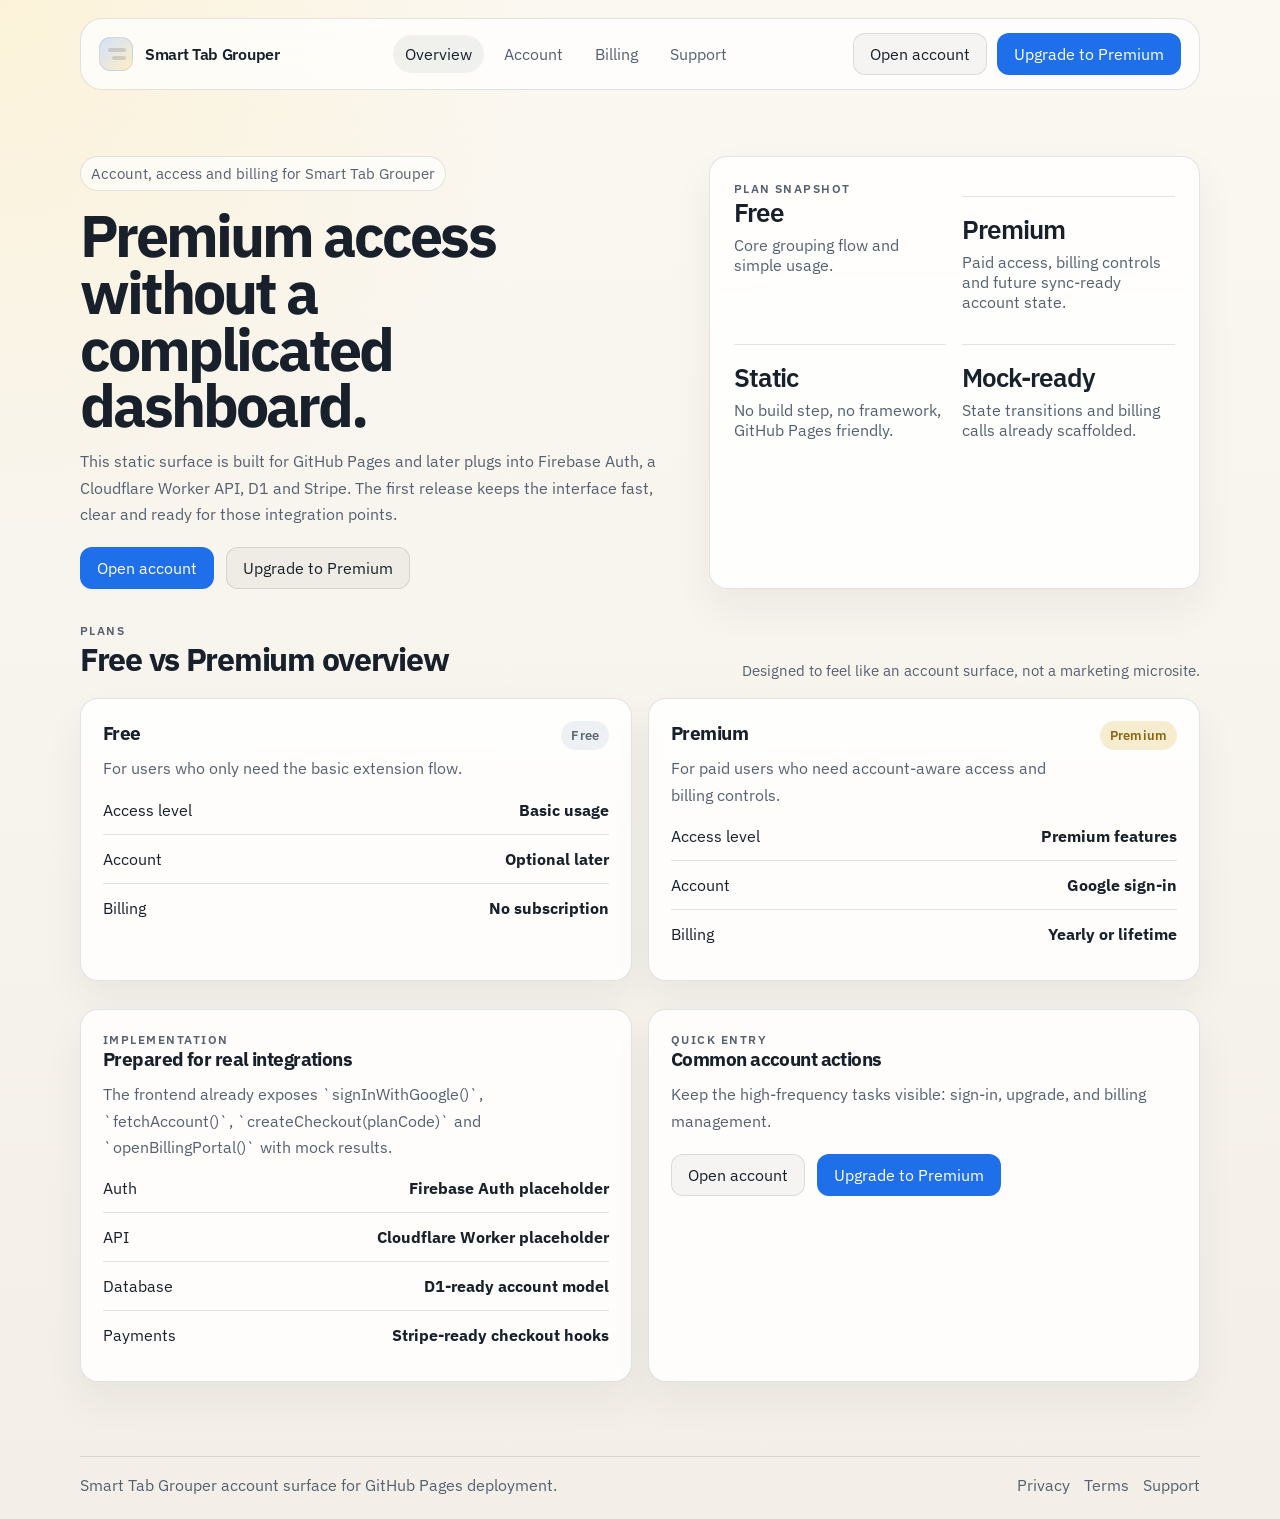
<file: docs/index.html>
<!DOCTYPE html>
<html lang="en">
  <head>
    <meta charset="UTF-8" />
    <meta name="viewport" content="width=device-width, initial-scale=1.0" />
    <title>Smart Tab Grouper | Account & Billing</title>
    <meta
      name="description"
      content="Account and billing surface for Smart Tab Grouper. Compare free and premium plans and open your account."
    />
    <link rel="preconnect" href="https://fonts.googleapis.com" />
    <link rel="preconnect" href="https://fonts.gstatic.com" crossorigin />
    <link
      href="https://fonts.googleapis.com/css2?family=IBM+Plex+Sans:wght@400;500;600;700&display=swap"
      rel="stylesheet"
    />
    <link rel="stylesheet" href="styles.css" />
    <script defer src="app.js"></script>
  </head>
  <body data-page="index">
    <div class="site-shell">
      <div data-site-header></div>
      <main class="main-content">
        <section class="hero">
          <div>
            <div class="eyebrow">Account, access and billing for Smart Tab Grouper</div>
            <h1>Premium access without a complicated dashboard.</h1>
            <p>
              This static surface is built for GitHub Pages and later plugs into Firebase Auth,
              a Cloudflare Worker API, D1 and Stripe. The first release keeps the interface fast,
              clear and ready for those integration points.
            </p>
            <div class="hero-actions">
              <a class="button button-primary" href="account.html">Open account</a>
              <a class="button button-secondary" href="billing.html">Upgrade to Premium</a>
            </div>
          </div>
          <aside class="hero-panel">
            <div class="kicker">Plan snapshot</div>
            <div class="hero-panel-grid">
              <div class="metric">
                <span class="metric-value">Free</span>
                <span class="metric-label">Core grouping flow and simple usage.</span>
              </div>
              <div class="metric">
                <span class="metric-value">Premium</span>
                <span class="metric-label">Paid access, billing controls and future sync-ready account state.</span>
              </div>
              <div class="metric">
                <span class="metric-value">Static</span>
                <span class="metric-label">No build step, no framework, GitHub Pages friendly.</span>
              </div>
              <div class="metric">
                <span class="metric-value">Mock-ready</span>
                <span class="metric-label">State transitions and billing calls already scaffolded.</span>
              </div>
            </div>
          </aside>
        </section>

        <section class="page-section">
          <div class="section-heading">
            <div>
              <div class="kicker">Plans</div>
              <h2>Free vs Premium overview</h2>
            </div>
            <div class="muted-note">Designed to feel like an account surface, not a marketing microsite.</div>
          </div>
          <div class="cards-grid">
            <article class="section-card">
              <div class="pricing-head">
                <div>
                  <h3>Free</h3>
                  <p class="card-copy">For users who only need the basic extension flow.</p>
                </div>
                <span class="badge badge-free">Free</span>
              </div>
              <div class="list">
                <div class="list-row">
                  <span>Access level</span>
                  <strong>Basic usage</strong>
                </div>
                <div class="list-row">
                  <span>Account</span>
                  <strong>Optional later</strong>
                </div>
                <div class="list-row">
                  <span>Billing</span>
                  <strong>No subscription</strong>
                </div>
              </div>
            </article>
            <article class="section-card">
              <div class="pricing-head">
                <div>
                  <h3>Premium</h3>
                  <p class="card-copy">For paid users who need account-aware access and billing controls.</p>
                </div>
                <span class="badge badge-premium">Premium</span>
              </div>
              <div class="list">
                <div class="list-row">
                  <span>Access level</span>
                  <strong>Premium features</strong>
                </div>
                <div class="list-row">
                  <span>Account</span>
                  <strong>Google sign-in</strong>
                </div>
                <div class="list-row">
                  <span>Billing</span>
                  <strong>Yearly or lifetime</strong>
                </div>
              </div>
            </article>
          </div>
        </section>

        <section class="page-section">
          <div class="details-grid">
            <article class="section-card">
              <div class="kicker">Implementation</div>
              <h3>Prepared for real integrations</h3>
              <p class="card-copy">
                The frontend already exposes `signInWithGoogle()`, `fetchAccount()`,
                `createCheckout(planCode)` and `openBillingPortal()` with mock results.
              </p>
              <div class="list">
                <div class="list-row">
                  <span>Auth</span>
                  <strong>Firebase Auth placeholder</strong>
                </div>
                <div class="list-row">
                  <span>API</span>
                  <strong>Cloudflare Worker placeholder</strong>
                </div>
                <div class="list-row">
                  <span>Database</span>
                  <strong>D1-ready account model</strong>
                </div>
                <div class="list-row">
                  <span>Payments</span>
                  <strong>Stripe-ready checkout hooks</strong>
                </div>
              </div>
            </article>
            <article class="section-card">
              <div class="kicker">Quick entry</div>
              <h3>Common account actions</h3>
              <p class="card-copy">
                Keep the high-frequency tasks visible: sign-in, upgrade, and billing management.
              </p>
              <div class="split-actions">
                <a class="button button-secondary" href="account.html">Open account</a>
                <a class="button button-primary" href="billing.html">Upgrade to Premium</a>
              </div>
            </article>
          </div>
        </section>
      </main>
      <div data-site-footer></div>
    </div>
  </body>
</html>
</file>
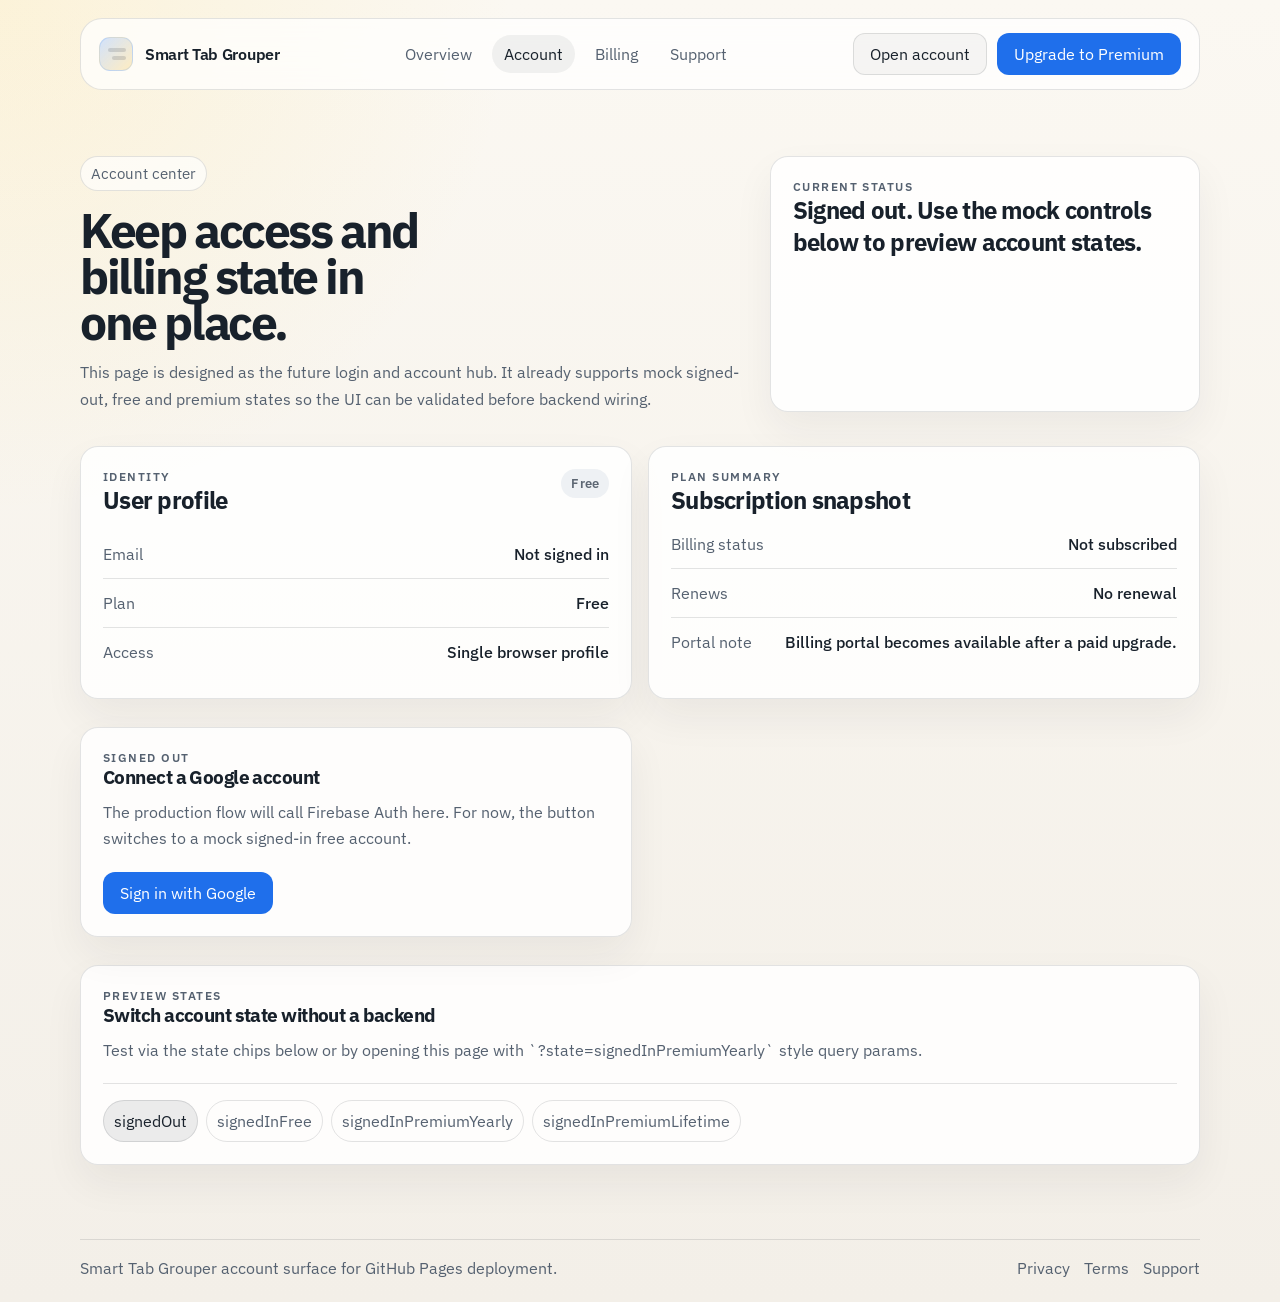
<file: docs/account.html>
<!DOCTYPE html>
<html lang="en">
  <head>
    <meta charset="UTF-8" />
    <meta name="viewport" content="width=device-width, initial-scale=1.0" />
    <title>Account | Smart Tab Grouper</title>
    <meta
      name="description"
      content="Manage account access for Smart Tab Grouper with mock states for signed out, free and premium users."
    />
    <link rel="preconnect" href="https://fonts.googleapis.com" />
    <link rel="preconnect" href="https://fonts.gstatic.com" crossorigin />
    <link
      href="https://fonts.googleapis.com/css2?family=IBM+Plex+Sans:wght@400;500;600;700&display=swap"
      rel="stylesheet"
    />
    <link rel="stylesheet" href="styles.css" />
    <script defer src="app.js"></script>
  </head>
  <body data-page="account">
    <div class="site-shell">
      <div data-site-header></div>
      <main class="main-content">
        <section class="page-intro">
          <div>
            <div class="eyebrow">Account center</div>
            <h1>Keep access and billing state in one place.</h1>
            <p>
              This page is designed as the future login and account hub. It already supports mock
              signed-out, free and premium states so the UI can be validated before backend wiring.
            </p>
          </div>
          <div class="status-panel">
            <div class="kicker">Current status</div>
            <h2 data-account-message>Loading account state...</h2>
            <div class="status-banner hidden" data-runtime-message></div>
          </div>
        </section>

        <section class="page-section">
          <div class="details-grid">
            <article class="status-panel">
              <div class="pricing-head">
                <div>
                  <div class="kicker">Identity</div>
                  <h2>User profile</h2>
                </div>
                <span class="badge badge-free" data-account-badge>Free</span>
              </div>
              <div class="list">
                <div class="detail-row">
                  <span class="detail-key">Email</span>
                  <span class="detail-value" data-account-email>Not signed in</span>
                </div>
                <div class="detail-row">
                  <span class="detail-key">Plan</span>
                  <span class="detail-value" data-account-plan>Free</span>
                </div>
                <div class="detail-row">
                  <span class="detail-key">Access</span>
                  <span class="detail-value" data-account-seat>Free features only</span>
                </div>
              </div>
            </article>

            <article class="status-panel">
              <div class="kicker">Plan summary</div>
              <h2>Subscription snapshot</h2>
              <div class="list">
                <div class="detail-row">
                  <span class="detail-key">Billing status</span>
                  <span class="detail-value" data-account-status>No active subscription</span>
                </div>
                <div class="detail-row">
                  <span class="detail-key">Renews</span>
                  <span class="detail-value" data-account-renews>No renewal</span>
                </div>
                <div class="detail-row">
                  <span class="detail-key">Portal note</span>
                  <span class="detail-value" data-account-hint>Billing portal becomes available after a paid upgrade.</span>
                </div>
              </div>
            </article>
          </div>
        </section>

        <section class="page-section">
          <div class="cards-grid">
            <article class="section-card" data-signed-out-only>
              <div class="kicker">Signed out</div>
              <h3>Connect a Google account</h3>
              <p class="card-copy">
                The production flow will call Firebase Auth here. For now, the button switches to a
                mock signed-in free account.
              </p>
              <div class="split-actions">
                <button class="button button-primary" data-action="sign-in">Sign in with Google</button>
              </div>
            </article>

            <article class="section-card" data-signed-in-only>
              <div class="kicker">Signed in</div>
              <h3>Open billing controls</h3>
              <p class="card-copy">
                Use the billing page for plan upgrades or portal access. The billing CTA is wired to
                the mock portal placeholder in `app.js`.
              </p>
              <div class="split-actions">
                <a class="button button-secondary" href="billing.html">View plans</a>
                <button class="button button-primary" data-action="billing-portal">Open billing</button>
              </div>
            </article>
          </div>
        </section>

        <section class="page-section">
          <article class="section-card">
            <div class="kicker">Preview states</div>
            <h3>Switch account state without a backend</h3>
            <p class="card-copy">
              Test via the state chips below or by opening this page with `?state=signedInPremiumYearly`
              style query params.
            </p>
            <div class="state-switcher" aria-label="Mock account state controls">
              <button class="chip" data-state-chip="signedOut">signedOut</button>
              <button class="chip" data-state-chip="signedInFree">signedInFree</button>
              <button class="chip" data-state-chip="signedInPremiumYearly">signedInPremiumYearly</button>
              <button class="chip" data-state-chip="signedInPremiumLifetime">signedInPremiumLifetime</button>
            </div>
          </article>
        </section>
      </main>
      <div data-site-footer></div>
    </div>
  </body>
</html>
</file>
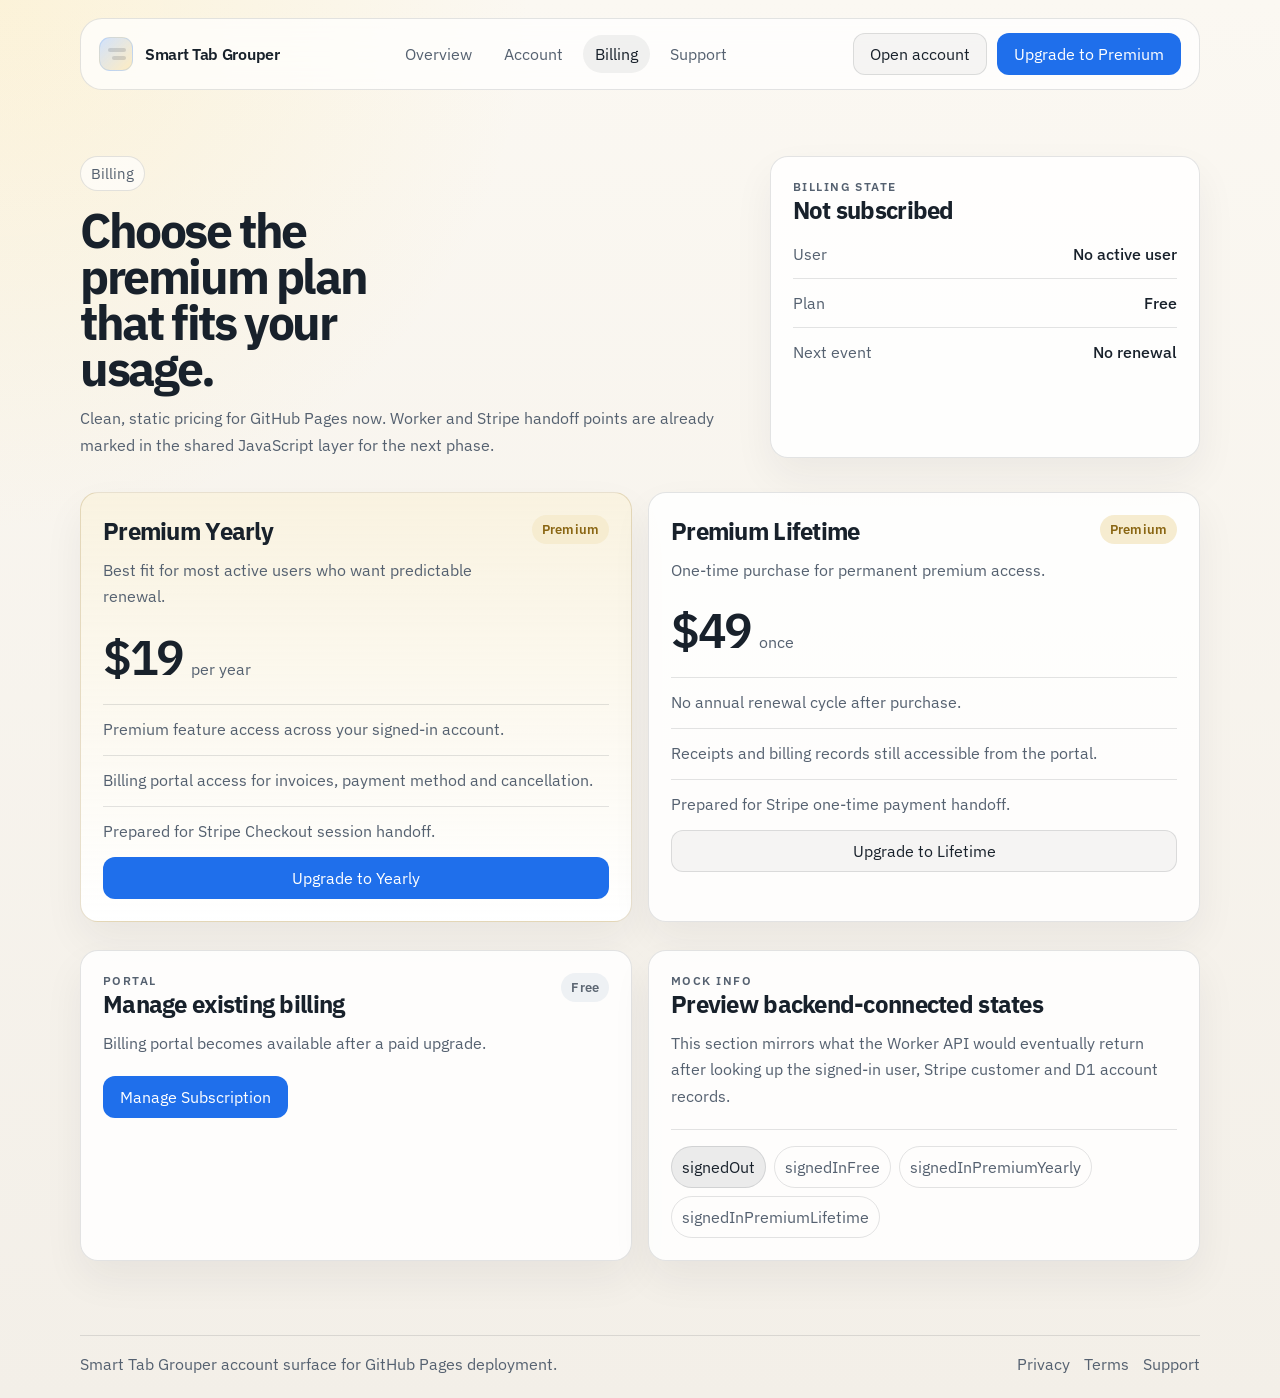
<file: docs/billing.html>
<!DOCTYPE html>
<html lang="en">
  <head>
    <meta charset="UTF-8" />
    <meta name="viewport" content="width=device-width, initial-scale=1.0" />
    <title>Billing | Smart Tab Grouper</title>
    <meta
      name="description"
      content="View yearly and lifetime premium plans, open the billing portal, and preview mock billing states."
    />
    <link rel="preconnect" href="https://fonts.googleapis.com" />
    <link rel="preconnect" href="https://fonts.gstatic.com" crossorigin />
    <link
      href="https://fonts.googleapis.com/css2?family=IBM+Plex+Sans:wght@400;500;600;700&display=swap"
      rel="stylesheet"
    />
    <link rel="stylesheet" href="styles.css" />
    <script defer src="app.js"></script>
  </head>
  <body data-page="billing">
    <div class="site-shell">
      <div data-site-header></div>
      <main class="main-content">
        <section class="page-intro">
          <div>
            <div class="eyebrow">Billing</div>
            <h1>Choose the premium plan that fits your usage.</h1>
            <p>
              Clean, static pricing for GitHub Pages now. Worker and Stripe handoff points are already
              marked in the shared JavaScript layer for the next phase.
            </p>
          </div>
          <aside class="status-panel">
            <div class="kicker">Billing state</div>
            <h2 data-billing-status>Loading billing state...</h2>
            <div class="list">
              <div class="detail-row">
                <span class="detail-key">User</span>
                <span class="detail-value" data-billing-email>No active user</span>
              </div>
              <div class="detail-row">
                <span class="detail-key">Plan</span>
                <span class="detail-value" data-billing-plan>Free</span>
              </div>
              <div class="detail-row">
                <span class="detail-key">Next event</span>
                <span class="detail-value" data-billing-renews>No renewal</span>
              </div>
            </div>
            <div class="status-banner hidden" data-runtime-message></div>
          </aside>
        </section>

        <section class="page-section">
          <div class="cards-grid">
            <article class="pricing-card is-featured">
              <div class="pricing-head">
                <div>
                  <h2>Premium Yearly</h2>
                  <p class="card-copy">Best fit for most active users who want predictable renewal.</p>
                </div>
                <span class="badge badge-premium">Premium</span>
              </div>
              <div class="price">
                <span class="price-amount">$19</span>
                <span class="price-caption">per year</span>
              </div>
              <div class="pricing-feature">Premium feature access across your signed-in account.</div>
              <div class="pricing-feature">Billing portal access for invoices, payment method and cancellation.</div>
              <div class="pricing-feature">Prepared for Stripe Checkout session handoff.</div>
              <button class="button button-primary" data-action="checkout" data-plan-code="premium-yearly">
                Upgrade to Yearly
              </button>
            </article>

            <article class="pricing-card">
              <div class="pricing-head">
                <div>
                  <h2>Premium Lifetime</h2>
                  <p class="card-copy">One-time purchase for permanent premium access.</p>
                </div>
                <span class="badge badge-premium">Premium</span>
              </div>
              <div class="price">
                <span class="price-amount">$49</span>
                <span class="price-caption">once</span>
              </div>
              <div class="pricing-feature">No annual renewal cycle after purchase.</div>
              <div class="pricing-feature">Receipts and billing records still accessible from the portal.</div>
              <div class="pricing-feature">Prepared for Stripe one-time payment handoff.</div>
              <button class="button button-secondary" data-action="checkout" data-plan-code="premium-lifetime">
                Upgrade to Lifetime
              </button>
            </article>
          </div>
        </section>

        <section class="page-section">
          <div class="details-grid">
            <article class="status-panel">
              <div class="pricing-head">
                <div>
                  <div class="kicker">Portal</div>
                  <h2>Manage existing billing</h2>
                </div>
                <span class="badge badge-free" data-billing-badge>Free</span>
              </div>
              <p class="card-copy" data-billing-hint>
                Billing portal becomes available after a paid upgrade.
              </p>
              <div class="split-actions">
                <button class="button button-primary" data-action="billing-portal">Manage Subscription</button>
              </div>
            </article>

            <article class="status-panel">
              <div class="kicker">Mock info</div>
              <h2>Preview backend-connected states</h2>
              <p class="card-copy">
                This section mirrors what the Worker API would eventually return after looking up the
                signed-in user, Stripe customer and D1 account records.
              </p>
              <div class="state-switcher" aria-label="Mock billing state controls">
                <button class="chip" data-state-chip="signedOut">signedOut</button>
                <button class="chip" data-state-chip="signedInFree">signedInFree</button>
                <button class="chip" data-state-chip="signedInPremiumYearly">signedInPremiumYearly</button>
                <button class="chip" data-state-chip="signedInPremiumLifetime">signedInPremiumLifetime</button>
              </div>
            </article>
          </div>
        </section>
      </main>
      <div data-site-footer></div>
    </div>
  </body>
</html>
</file>
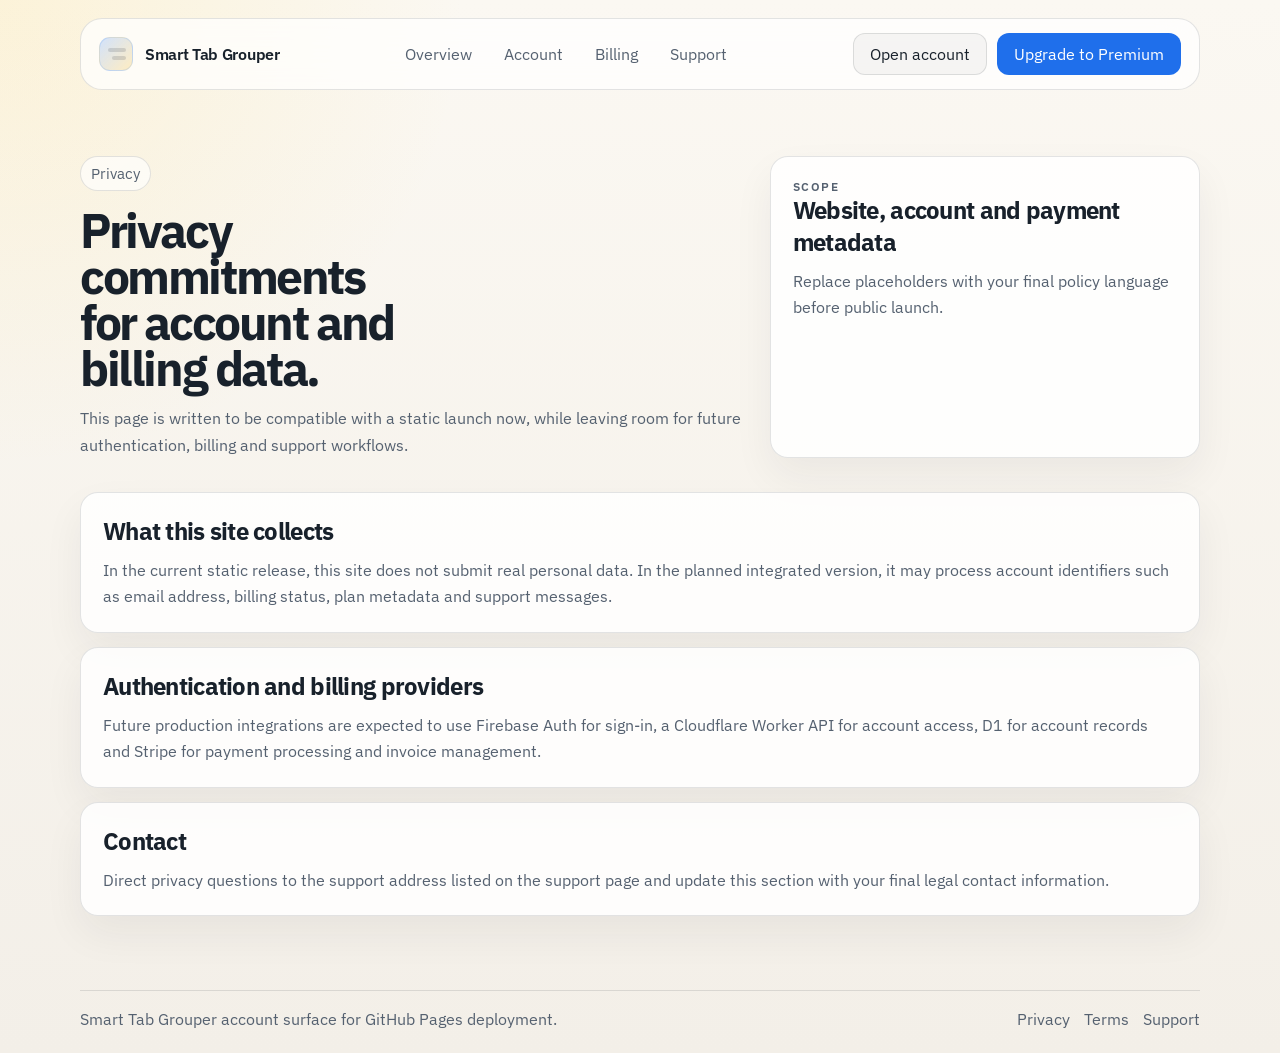
<file: docs/privacy.html>
<!DOCTYPE html>
<html lang="en">
  <head>
    <meta charset="UTF-8" />
    <meta name="viewport" content="width=device-width, initial-scale=1.0" />
    <title>Privacy | Smart Tab Grouper</title>
    <meta name="description" content="Privacy policy placeholder for the Smart Tab Grouper account and billing website." />
    <link rel="preconnect" href="https://fonts.googleapis.com" />
    <link rel="preconnect" href="https://fonts.gstatic.com" crossorigin />
    <link
      href="https://fonts.googleapis.com/css2?family=IBM+Plex+Sans:wght@400;500;600;700&display=swap"
      rel="stylesheet"
    />
    <link rel="stylesheet" href="styles.css" />
    <script defer src="app.js"></script>
  </head>
  <body data-page="privacy">
    <div class="site-shell">
      <div data-site-header></div>
      <main class="main-content">
        <section class="page-intro">
          <div>
            <div class="eyebrow">Privacy</div>
            <h1>Privacy commitments for account and billing data.</h1>
            <p>
              This page is written to be compatible with a static launch now, while leaving room for
              future authentication, billing and support workflows.
            </p>
          </div>
          <aside class="status-panel">
            <div class="kicker">Scope</div>
            <h2>Website, account and payment metadata</h2>
            <p class="card-copy">
              Replace placeholders with your final policy language before public launch.
            </p>
          </aside>
        </section>

        <section class="page-section">
          <div class="stack">
            <article class="legal-card">
              <h2>What this site collects</h2>
              <p class="card-copy">
                In the current static release, this site does not submit real personal data. In the
                planned integrated version, it may process account identifiers such as email address,
                billing status, plan metadata and support messages.
              </p>
            </article>
            <article class="legal-card">
              <h2>Authentication and billing providers</h2>
              <p class="card-copy">
                Future production integrations are expected to use Firebase Auth for sign-in, a
                Cloudflare Worker API for account access, D1 for account records and Stripe for payment
                processing and invoice management.
              </p>
            </article>
            <article class="legal-card">
              <h2>Contact</h2>
              <p class="card-copy">
                Direct privacy questions to the support address listed on the support page and update
                this section with your final legal contact information.
              </p>
            </article>
          </div>
        </section>
      </main>
      <div data-site-footer></div>
    </div>
  </body>
</html>
</file>
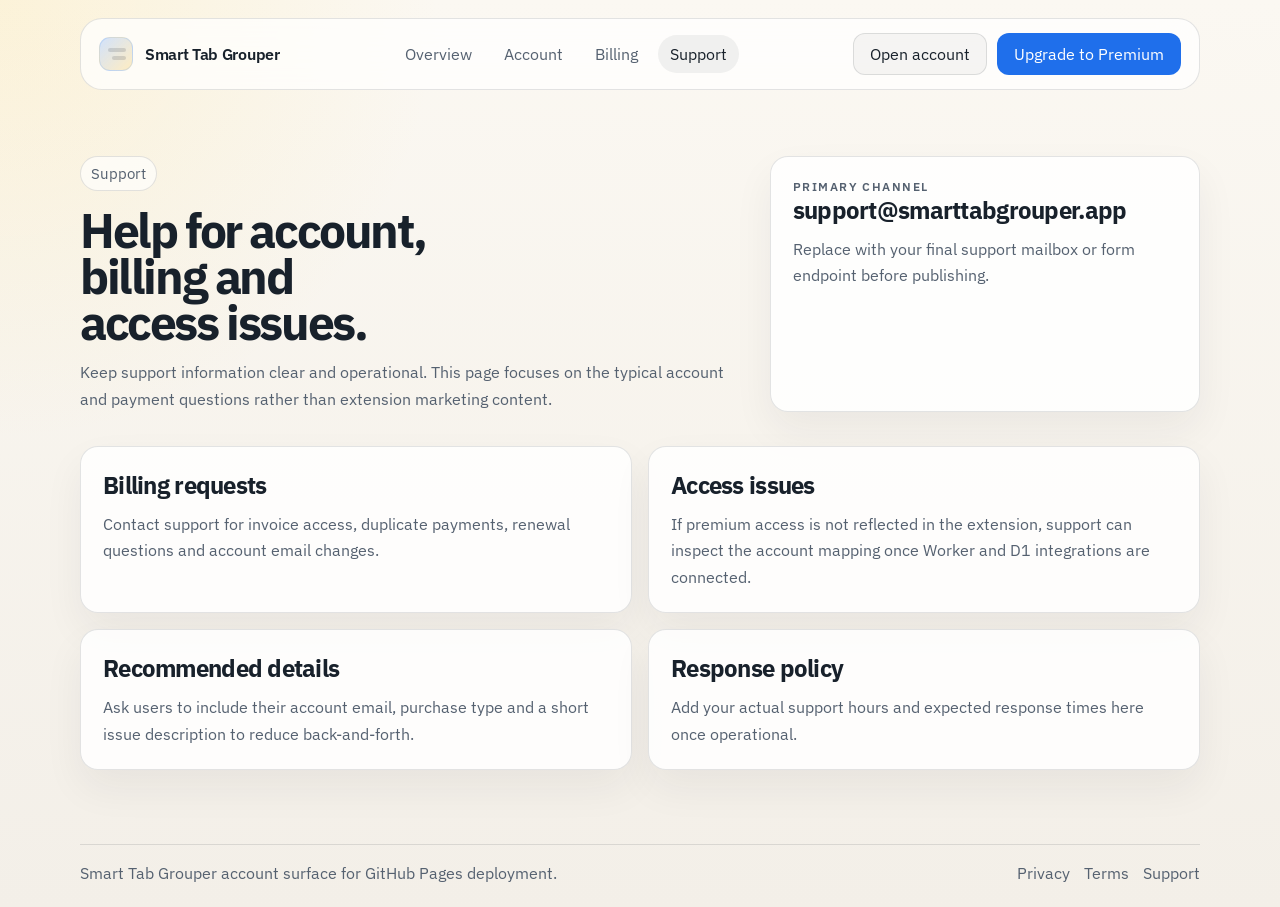
<file: docs/support.html>
<!DOCTYPE html>
<html lang="en">
  <head>
    <meta charset="UTF-8" />
    <meta name="viewport" content="width=device-width, initial-scale=1.0" />
    <title>Support | Smart Tab Grouper</title>
    <meta name="description" content="Support page for Smart Tab Grouper account and billing requests." />
    <link rel="preconnect" href="https://fonts.googleapis.com" />
    <link rel="preconnect" href="https://fonts.gstatic.com" crossorigin />
    <link
      href="https://fonts.googleapis.com/css2?family=IBM+Plex+Sans:wght@400;500;600;700&display=swap"
      rel="stylesheet"
    />
    <link rel="stylesheet" href="styles.css" />
    <script defer src="app.js"></script>
  </head>
  <body data-page="support">
    <div class="site-shell">
      <div data-site-header></div>
      <main class="main-content">
        <section class="page-intro">
          <div>
            <div class="eyebrow">Support</div>
            <h1>Help for account, billing and access issues.</h1>
            <p>
              Keep support information clear and operational. This page focuses on the typical account
              and payment questions rather than extension marketing content.
            </p>
          </div>
          <aside class="status-panel">
            <div class="kicker">Primary channel</div>
            <h2>support@smarttabgrouper.app</h2>
            <p class="card-copy">
              Replace with your final support mailbox or form endpoint before publishing.
            </p>
          </aside>
        </section>

        <section class="page-section">
          <div class="support-grid">
            <article class="support-card">
              <h2>Billing requests</h2>
              <p class="card-copy">
                Contact support for invoice access, duplicate payments, renewal questions and account
                email changes.
              </p>
            </article>
            <article class="support-card">
              <h2>Access issues</h2>
              <p class="card-copy">
                If premium access is not reflected in the extension, support can inspect the account
                mapping once Worker and D1 integrations are connected.
              </p>
            </article>
            <article class="support-card">
              <h2>Recommended details</h2>
              <p class="card-copy">
                Ask users to include their account email, purchase type and a short issue description to
                reduce back-and-forth.
              </p>
            </article>
            <article class="support-card">
              <h2>Response policy</h2>
              <p class="card-copy">
                Add your actual support hours and expected response times here once operational.
              </p>
            </article>
          </div>
        </section>
      </main>
      <div data-site-footer></div>
    </div>
  </body>
</html>
</file>
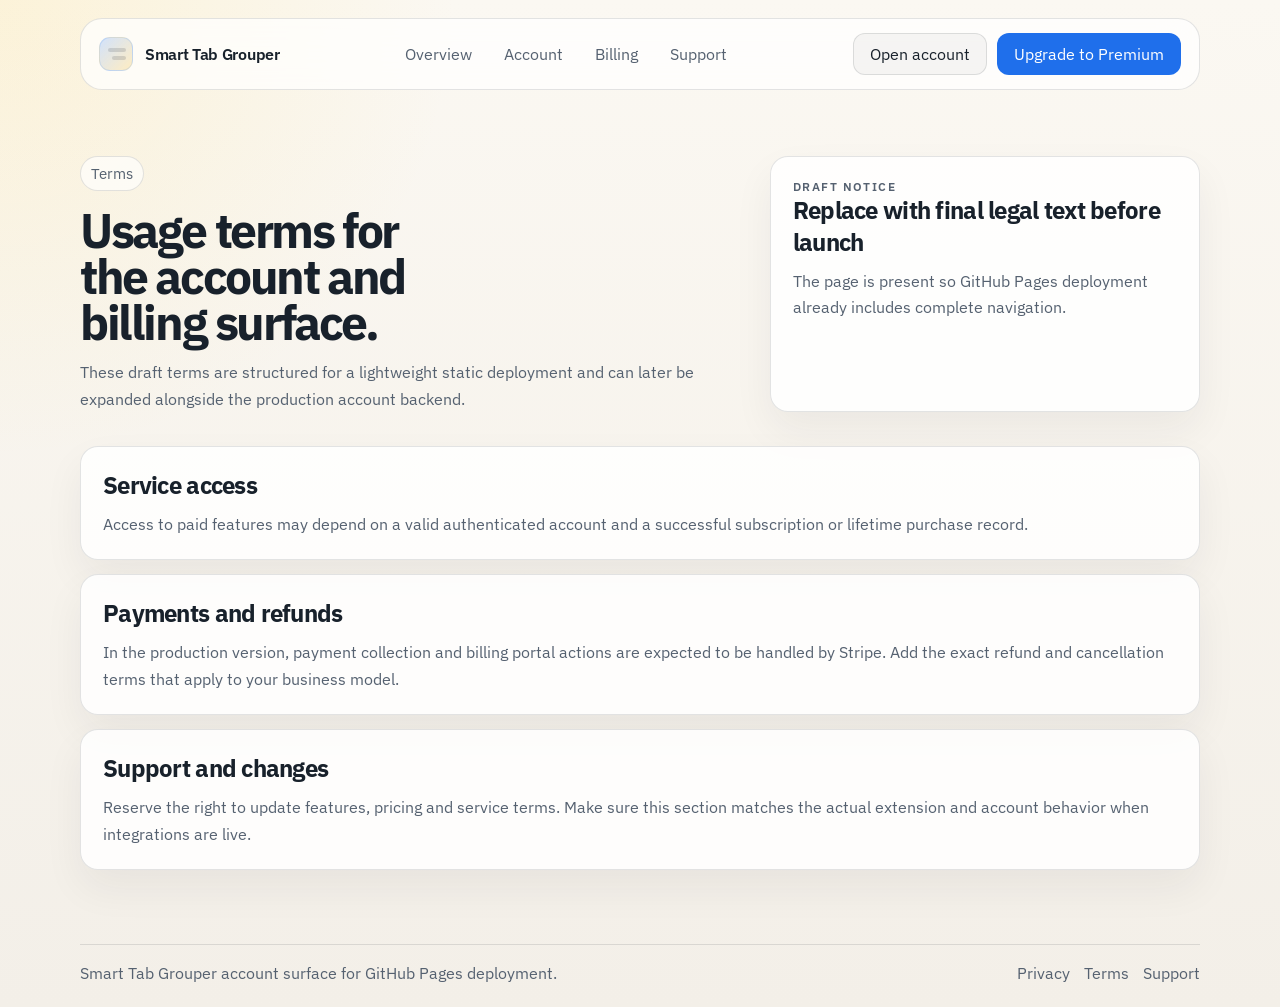
<file: docs/terms.html>
<!DOCTYPE html>
<html lang="en">
  <head>
    <meta charset="UTF-8" />
    <meta name="viewport" content="width=device-width, initial-scale=1.0" />
    <title>Terms | Smart Tab Grouper</title>
    <meta name="description" content="Terms of service placeholder for the Smart Tab Grouper account and billing website." />
    <link rel="preconnect" href="https://fonts.googleapis.com" />
    <link rel="preconnect" href="https://fonts.gstatic.com" crossorigin />
    <link
      href="https://fonts.googleapis.com/css2?family=IBM+Plex+Sans:wght@400;500;600;700&display=swap"
      rel="stylesheet"
    />
    <link rel="stylesheet" href="styles.css" />
    <script defer src="app.js"></script>
  </head>
  <body data-page="terms">
    <div class="site-shell">
      <div data-site-header></div>
      <main class="main-content">
        <section class="page-intro">
          <div>
            <div class="eyebrow">Terms</div>
            <h1>Usage terms for the account and billing surface.</h1>
            <p>
              These draft terms are structured for a lightweight static deployment and can later be
              expanded alongside the production account backend.
            </p>
          </div>
          <aside class="status-panel">
            <div class="kicker">Draft notice</div>
            <h2>Replace with final legal text before launch</h2>
            <p class="card-copy">
              The page is present so GitHub Pages deployment already includes complete navigation.
            </p>
          </aside>
        </section>

        <section class="page-section">
          <div class="stack">
            <article class="legal-card">
              <h2>Service access</h2>
              <p class="card-copy">
                Access to paid features may depend on a valid authenticated account and a successful
                subscription or lifetime purchase record.
              </p>
            </article>
            <article class="legal-card">
              <h2>Payments and refunds</h2>
              <p class="card-copy">
                In the production version, payment collection and billing portal actions are expected to
                be handled by Stripe. Add the exact refund and cancellation terms that apply to your
                business model.
              </p>
            </article>
            <article class="legal-card">
              <h2>Support and changes</h2>
              <p class="card-copy">
                Reserve the right to update features, pricing and service terms. Make sure this section
                matches the actual extension and account behavior when integrations are live.
              </p>
            </article>
          </div>
        </section>
      </main>
      <div data-site-footer></div>
    </div>
  </body>
</html>
</file>
<file: docs/styles.css>
:root {
  --bg: #f7f4ee;
  --surface: rgba(255, 255, 255, 0.84);
  --surface-strong: #ffffff;
  --surface-muted: #f2eee6;
  --text: #18212b;
  --text-soft: #556170;
  --line: rgba(24, 33, 43, 0.12);
  --line-strong: rgba(24, 33, 43, 0.2);
  --accent: #1f6feb;
  --accent-strong: #1957b8;
  --gold-bg: #f6ecd0;
  --gold-text: #8a6613;
  --gray-bg: #eef1f4;
  --gray-text: #5d6773;
  --success-bg: #e8f4ec;
  --success-text: #2d6a42;
  --warning-bg: #fcf1dd;
  --warning-text: #996b0f;
  --radius: 18px;
  --radius-sm: 12px;
  --shadow: 0 18px 40px rgba(39, 42, 47, 0.06);
  --content-width: 1120px;
}

* {
  box-sizing: border-box;
}

html {
  scroll-behavior: smooth;
}

body {
  margin: 0;
  font-family: "IBM Plex Sans", "Segoe UI", sans-serif;
  color: var(--text);
  background:
    radial-gradient(circle at top left, rgba(255, 217, 102, 0.18), transparent 28%),
    linear-gradient(180deg, #fbf8f2 0%, #f3efe8 100%);
  min-height: 100vh;
}

a {
  color: inherit;
  text-decoration: none;
}

button,
.button {
  font: inherit;
}

img {
  max-width: 100%;
  display: block;
}

.site-shell {
  min-height: 100vh;
  display: flex;
  flex-direction: column;
}

.site-header,
.site-footer,
.page-section,
.hero,
.page-intro {
  width: min(calc(100% - 32px), var(--content-width));
  margin: 0 auto;
}

.site-header {
  margin-top: 18px;
  padding: 14px 18px;
  border: 1px solid var(--line);
  border-radius: calc(var(--radius) + 4px);
  background: rgba(255, 255, 255, 0.72);
  backdrop-filter: blur(18px);
  display: flex;
  align-items: center;
  justify-content: space-between;
  gap: 18px;
  position: sticky;
  top: 16px;
  z-index: 20;
}

.brand {
  display: inline-flex;
  align-items: center;
  gap: 12px;
  font-weight: 600;
  letter-spacing: -0.02em;
}

.brand-mark {
  width: 34px;
  height: 34px;
  border-radius: 11px;
  border: 1px solid rgba(31, 111, 235, 0.14);
  background:
    linear-gradient(135deg, rgba(31, 111, 235, 0.2), rgba(255, 209, 102, 0.4)),
    #fff;
  position: relative;
  overflow: hidden;
}

.brand-mark::before,
.brand-mark::after {
  content: "";
  position: absolute;
  border-radius: 999px;
  background: rgba(24, 33, 43, 0.14);
}

.brand-mark::before {
  width: 18px;
  height: 4px;
  left: 8px;
  top: 10px;
}

.brand-mark::after {
  width: 14px;
  height: 4px;
  left: 12px;
  top: 18px;
}

.nav {
  display: flex;
  align-items: center;
  gap: 8px;
  flex-wrap: wrap;
}

.nav-link {
  padding: 9px 12px;
  border-radius: 999px;
  color: var(--text-soft);
  transition: background-color 0.2s ease, color 0.2s ease;
}

.nav-link:hover,
.nav-link.is-active {
  background: rgba(24, 33, 43, 0.06);
  color: var(--text);
}

.header-actions {
  display: flex;
  gap: 10px;
  align-items: center;
}

.button,
button {
  display: inline-flex;
  align-items: center;
  justify-content: center;
  gap: 8px;
  min-height: 42px;
  padding: 0 16px;
  border-radius: 12px;
  border: 1px solid transparent;
  cursor: pointer;
  transition: transform 0.18s ease, background-color 0.18s ease, border-color 0.18s ease;
}

.button:hover,
button:hover {
  transform: translateY(-1px);
}

.button-primary {
  background: var(--accent);
  color: #fff;
}

.button-primary:hover {
  background: var(--accent-strong);
}

.button-secondary {
  background: rgba(24, 33, 43, 0.04);
  color: var(--text);
  border-color: var(--line);
}

.button-secondary:hover {
  background: rgba(24, 33, 43, 0.08);
}

.button-link {
  color: var(--accent);
  padding: 0;
  min-height: auto;
}

.main-content {
  flex: 1;
  padding: 28px 0 56px;
}

.hero,
.page-intro {
  display: grid;
  grid-template-columns: minmax(0, 1.1fr) minmax(280px, 0.9fr);
  gap: 28px;
  padding: 38px 0 24px;
}

.page-intro {
  grid-template-columns: minmax(0, 1fr) minmax(260px, 0.65fr);
}

.eyebrow {
  display: inline-flex;
  align-items: center;
  gap: 8px;
  padding: 7px 10px;
  border: 1px solid var(--line);
  border-radius: 999px;
  color: var(--text-soft);
  background: rgba(255, 255, 255, 0.64);
  margin-bottom: 16px;
  font-size: 0.92rem;
}

.hero h1,
.page-intro h1 {
  margin: 0 0 14px;
  font-size: clamp(2rem, 5vw, 3.7rem);
  line-height: 0.96;
  letter-spacing: -0.05em;
  max-width: 12ch;
}

.page-intro h1 {
  font-size: clamp(1.8rem, 4.6vw, 3rem);
}

.hero p,
.page-intro p,
.section-copy,
.card-copy {
  margin: 0;
  color: var(--text-soft);
  line-height: 1.65;
}

.hero-actions,
.split-actions {
  display: flex;
  gap: 12px;
  flex-wrap: wrap;
  margin-top: 20px;
}

.hero-panel,
.section-card,
.status-panel,
.pricing-card,
.legal-card,
.support-card {
  border: 1px solid var(--line);
  border-radius: var(--radius);
  background: var(--surface);
  box-shadow: var(--shadow);
}

.hero-panel {
  padding: 24px;
}

.hero-panel-grid,
.details-grid,
.cards-grid,
.legal-grid,
.support-grid {
  display: grid;
  gap: 16px;
}

.hero-panel-grid {
  grid-template-columns: repeat(2, minmax(0, 1fr));
}

.metric {
  padding: 16px 0;
  border-top: 1px solid var(--line);
}

.metric:first-child,
.list-row:first-child,
.detail-row:first-child {
  border-top: 0;
  padding-top: 0;
}

.metric-value {
  display: block;
  font-size: 1.6rem;
  font-weight: 600;
  letter-spacing: -0.04em;
  margin-bottom: 6px;
}

.metric-label {
  color: var(--text-soft);
}

.page-section {
  padding: 10px 0 18px;
}

.section-heading {
  display: flex;
  align-items: flex-end;
  justify-content: space-between;
  gap: 18px;
  margin-bottom: 18px;
}

.section-heading h2 {
  margin: 0;
  font-size: clamp(1.4rem, 3vw, 2rem);
  letter-spacing: -0.04em;
}

.cards-grid {
  grid-template-columns: repeat(2, minmax(0, 1fr));
}

.details-grid,
.legal-grid,
.support-grid {
  grid-template-columns: repeat(2, minmax(0, 1fr));
}

.section-card,
.status-panel,
.pricing-card,
.legal-card,
.support-card {
  padding: 22px;
}

.section-card h3,
.status-panel h2,
.pricing-card h2,
.pricing-card h3,
.legal-card h2,
.support-card h2 {
  margin: 0 0 10px;
  letter-spacing: -0.03em;
}

.list {
  margin-top: 18px;
}

.list-row,
.detail-row {
  display: flex;
  align-items: flex-start;
  justify-content: space-between;
  gap: 12px;
  padding: 14px 0;
  border-top: 1px solid var(--line);
}

.detail-key {
  color: var(--text-soft);
}

.detail-value {
  text-align: right;
  font-weight: 500;
}

.badge {
  display: inline-flex;
  align-items: center;
  justify-content: center;
  border-radius: 999px;
  padding: 6px 10px;
  font-size: 0.82rem;
  font-weight: 600;
  letter-spacing: 0.01em;
}

.badge-free {
  background: var(--gray-bg);
  color: var(--gray-text);
}

.badge-premium {
  background: var(--gold-bg);
  color: var(--gold-text);
}

.badge-status {
  background: var(--success-bg);
  color: var(--success-text);
}

.muted-note {
  color: var(--text-soft);
  font-size: 0.94rem;
}

.state-switcher {
  display: flex;
  flex-wrap: wrap;
  gap: 8px;
  padding-top: 16px;
  border-top: 1px solid var(--line);
  margin-top: 20px;
}

.chip {
  padding: 7px 10px;
  border-radius: 999px;
  border: 1px solid var(--line);
  background: transparent;
  color: var(--text-soft);
}

.chip.is-active {
  background: rgba(24, 33, 43, 0.08);
  color: var(--text);
}

.status-banner {
  margin-top: 16px;
  padding: 14px 16px;
  border: 1px solid rgba(25, 87, 184, 0.12);
  border-radius: 14px;
  background: rgba(31, 111, 235, 0.06);
  color: #214978;
}

.pricing-card {
  display: flex;
  flex-direction: column;
  gap: 16px;
}

.pricing-head {
  display: flex;
  align-items: flex-start;
  justify-content: space-between;
  gap: 16px;
}

.price {
  display: flex;
  align-items: baseline;
  gap: 8px;
}

.price-amount {
  font-size: clamp(2rem, 4vw, 3rem);
  letter-spacing: -0.05em;
  font-weight: 600;
}

.price-caption {
  color: var(--text-soft);
}

.pricing-feature {
  padding-top: 14px;
  border-top: 1px solid var(--line);
  color: var(--text-soft);
}

.pricing-card.is-featured {
  background:
    linear-gradient(180deg, rgba(246, 236, 208, 0.65), rgba(255, 255, 255, 0.88)),
    var(--surface-strong);
  border-color: rgba(138, 102, 19, 0.2);
}

.stack {
  display: grid;
  gap: 14px;
}

.site-footer {
  margin-bottom: 24px;
  padding: 18px 0 0;
  border-top: 1px solid var(--line);
  display: grid;
  grid-template-columns: minmax(0, 1fr) auto;
  gap: 12px;
  color: var(--text-soft);
}

.footer-links {
  display: flex;
  gap: 14px;
  flex-wrap: wrap;
}

.kicker {
  text-transform: uppercase;
  letter-spacing: 0.12em;
  color: var(--text-soft);
  font-size: 0.76rem;
  font-weight: 600;
}

.hidden {
  display: none !important;
}

@media (max-width: 900px) {
  .site-header,
  .hero,
  .page-intro,
  .site-footer {
    grid-template-columns: 1fr;
  }

  .site-header {
    position: static;
    flex-direction: column;
    align-items: stretch;
  }

  .nav,
  .header-actions {
    justify-content: space-between;
  }

  .cards-grid,
  .details-grid,
  .legal-grid,
  .support-grid,
  .hero-panel-grid {
    grid-template-columns: 1fr;
  }
}

@media (max-width: 640px) {
  body {
    background:
      radial-gradient(circle at top left, rgba(255, 217, 102, 0.14), transparent 34%),
      linear-gradient(180deg, #fbf8f2 0%, #f3efe8 100%);
  }

  .site-header,
  .site-footer,
  .page-section,
  .hero,
  .page-intro {
    width: min(calc(100% - 22px), var(--content-width));
  }

  .main-content {
    padding-top: 18px;
  }

  .hero,
  .page-intro {
    gap: 18px;
    padding-top: 18px;
  }

  .section-card,
  .status-panel,
  .pricing-card,
  .legal-card,
  .support-card,
  .hero-panel {
    padding: 18px;
  }

  .nav,
  .header-actions,
  .hero-actions,
  .split-actions {
    width: 100%;
  }

  .nav-link,
  .button,
  button {
    width: 100%;
  }

  .list-row,
  .detail-row,
  .pricing-head,
  .section-heading,
  .site-footer {
    flex-direction: column;
    align-items: flex-start;
  }

  .detail-value {
    text-align: left;
  }
}
</file>
